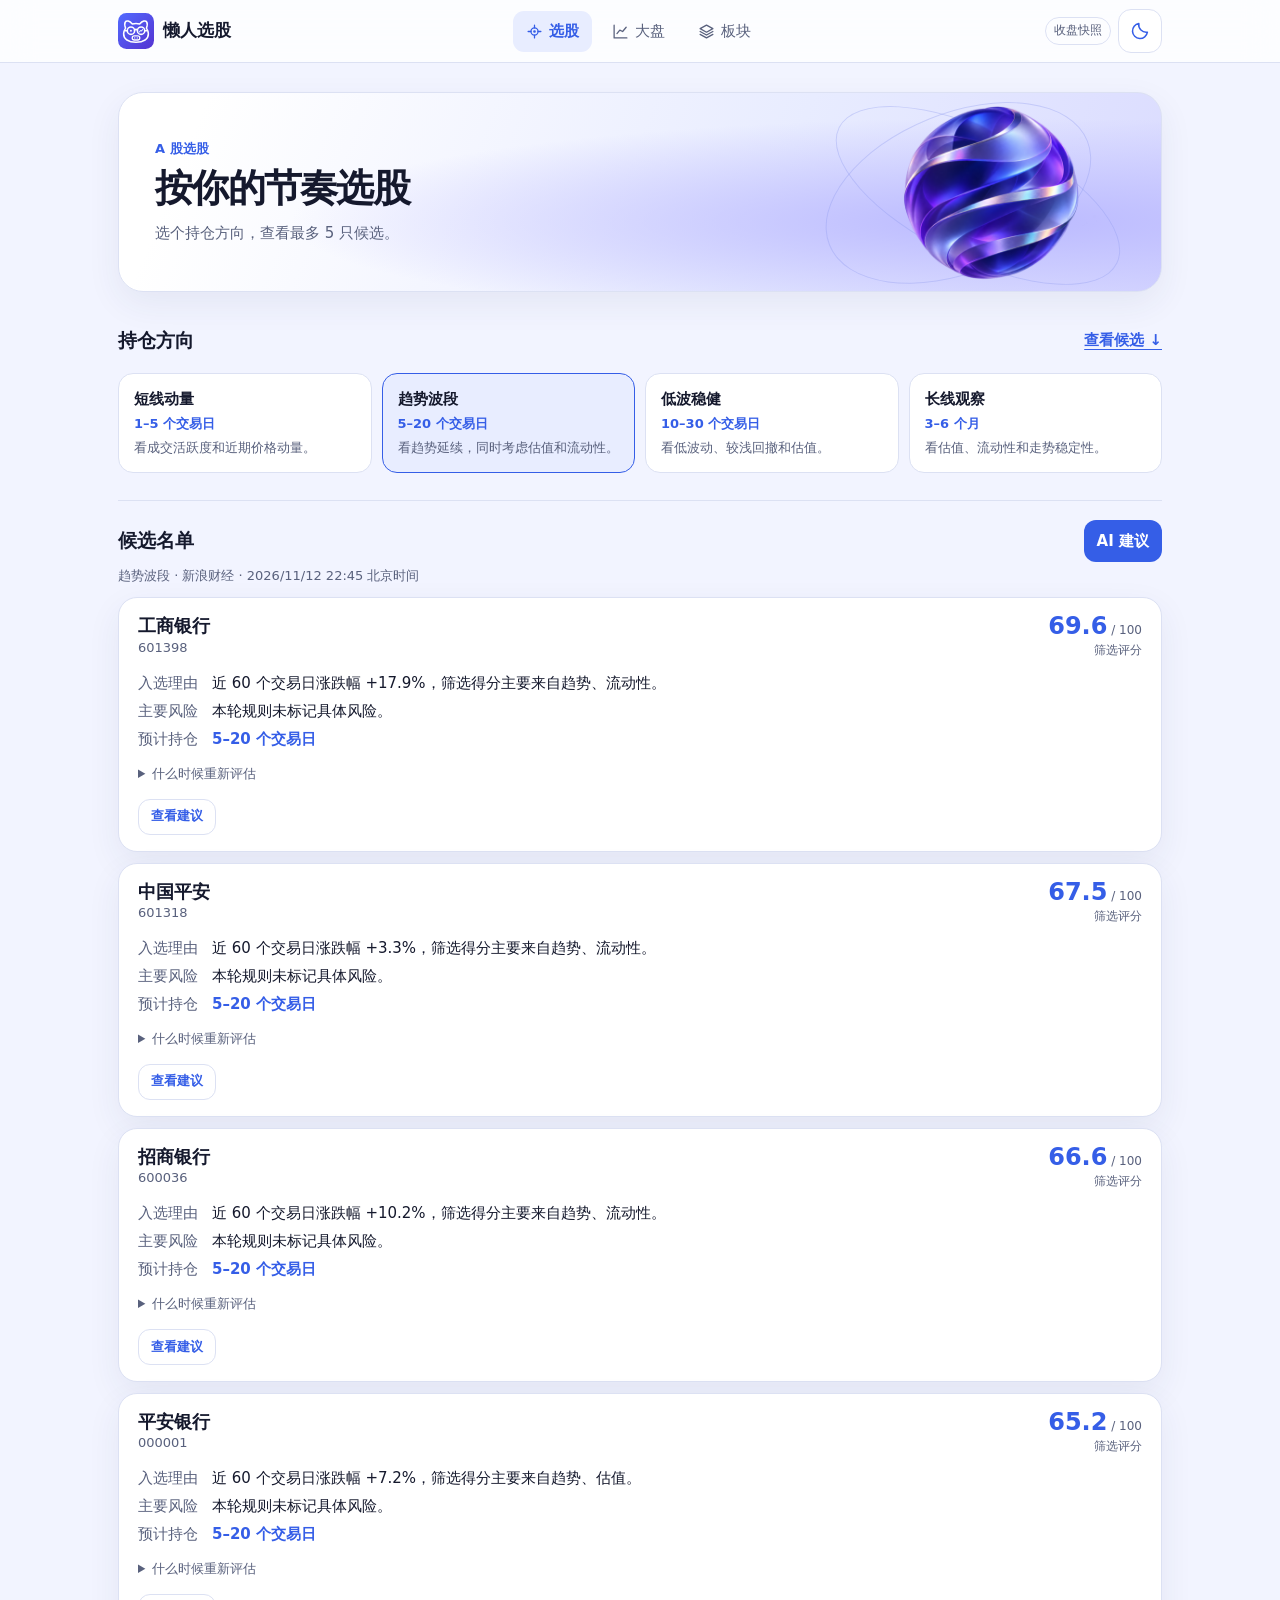
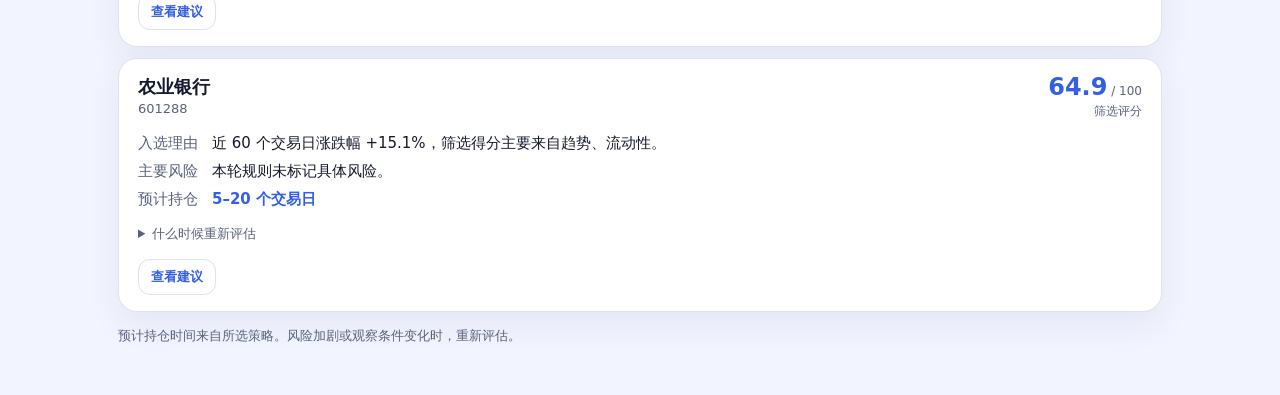
<file: index.html>
<!doctype html>
<html lang="zh-CN" data-mode="snapshot">
  <head>
    <meta charset="utf-8">
    <meta name="viewport" content="width=device-width, initial-scale=1, viewport-fit=cover">
    <meta name="theme-color" content="#f2f4ff">
    <link rel="icon" href="./assets/brand-mark.png" type="image/png">
    <title>懒人选股</title>
    <script src="./assets/theme.js"></script>
    <link rel="stylesheet" href="./assets/style.css">
    <link rel="stylesheet" href="./assets/assistant.css">
    <script type="module" src="./assets/main.js"></script>
  </head>
  <body>
    <header class="site-header" data-page="picker"></header>
    <main class="workspace" id="main-content">
      <section class="picker-hero" aria-labelledby="picker-title">
        <div class="hero-content">
          <p class="hero-scope">A 股选股</p>
          <h1 id="picker-title">按你的节奏选股</h1>
          <p>选个持仓方向，查看最多 5 只候选。</p>
        </div>
        <div class="hero-art" aria-hidden="true"></div>
      </section>

      <section class="directions" aria-labelledby="direction-title">
        <div class="section-heading">
          <h2 id="direction-title">持仓方向</h2>
          <button id="start" class="start" type="button" disabled>筛选候选</button>
          <a class="jump-results" href="#results">查看候选 ↓</a>
        </div>
        <div id="options" class="options" role="group" aria-labelledby="direction-title"></div>
      </section>

      <section class="results" id="results" aria-labelledby="result-title">
        <div class="section-heading result-heading">
          <h2 id="result-title" tabindex="-1">候选名单</h2>
          <button id="open-assistant" class="assistant-trigger advice-trigger" type="button" aria-haspopup="dialog">AI 建议</button>
        </div>
        <p id="result-meta"></p>
        <p id="status" class="status" role="status">正在加载选股方向…</p>
        <ol id="candidates" class="candidates" aria-label="候选股票"></ol>
        <p id="holding-note" class="holding-note" hidden>预计持仓时间来自所选策略。风险加剧或观察条件变化时，重新评估。</p>
      </section>
    </main>

    <dialog id="assistant" aria-labelledby="assistant-title">
      <header class="assistant-header">
        <div>
          <h2 id="assistant-title" tabindex="-1">AI 建议</h2>
          <p id="assistant-context"></p>
        </div>
        <button id="close-assistant" class="assistant-trigger" type="button">关闭</button>
      </header>
      <div class="assistant-views" role="group" aria-label="查看方式">
        <button type="button" data-assistant-view="advice" aria-pressed="true">建议</button>
        <button type="button" data-assistant-view="qa" aria-pressed="false">问答</button>
      </div>
      <div class="assistant-body">
        <div id="advice-panel">
          <p id="advice-empty" class="status" hidden></p>
          <div id="advice-content" hidden>
            <div class="advice-stock-picker">
              <label for="advice-stock">候选股票</label>
              <select id="advice-stock"></select>
            </div>
            <div class="advice-summary">
              <div class="advice-summary-heading"><h3 id="advice-stance"></h3><span id="advice-origin"></span></div>
              <p id="advice-summary"></p>
            </div>
            <dl class="advice-facts">
              <div><dt>空仓时</dt><dd id="advice-unheld"></dd></div>
              <div><dt>持有时</dt><dd id="advice-held"></dd></div>
              <div><dt>主要风险</dt><dd id="advice-risk"></dd></div>
              <div><dt>预计持仓</dt><dd id="advice-holding"></dd></div>
              <div><dt>复查条件</dt><dd id="advice-review"></dd></div>
            </dl>
            <details id="advice-technical">
              <summary>关键价位与量价</summary>
              <dl id="advice-levels" class="advice-levels"></dl>
              <p id="advice-bar-source" class="advice-data-note"></p>
            </details>
            <p class="advice-data-note">建议依据行情和技术指标整理。新闻、公告、筹码与主力资金暂未纳入。</p>
          </div>
        </div>
        <div id="assistant-qa" hidden>
          <div class="assistant-suggestions" aria-label="常见问题">
            <button id="assistant-stock-question" type="button">这只为什么入选？</button>
            <button type="button">为什么分数偏低？</button>
            <button type="button">评分怎么算？</button>
            <button type="button">候选适合观察多久？</button>
          </div>
          <div id="assistant-reply" role="status" aria-live="polite" aria-atomic="true">
            <p id="assistant-asked"></p>
            <p id="assistant-answer">可以问候选为什么入选、分数怎么来的，或什么时候重新评估。</p>
            <p id="assistant-source"></p>
          </div>
        </div>
      </div>
      <form id="assistant-form" class="assistant-form" hidden>
        <label for="assistant-question">你的问题</label>
        <div class="assistant-compose">
          <input id="assistant-question" type="text" required maxlength="320" placeholder="例如：这轮有没有 80 分以上的？" autocomplete="off">
          <button id="assistant-send" class="start" type="submit">发送</button>
        </div>
        <p id="assistant-mode">正在读取问答规则…</p>
      </form>
    </dialog>

    <template id="direction-template">
      <button type="button" class="direction" aria-pressed="false">
        <span class="direction-title"></span>
        <span class="direction-holding"></span>
        <span class="direction-description"></span>
      </button>
    </template>
    <template id="candidate-template">
      <li class="candidate">
        <article>
          <div class="candidate-heading">
            <div>
              <h3 class="stock-name"></h3>
              <p class="stock-code"></p>
            </div>
            <div class="score">
              <span class="score-value"></span><span class="score-scale"> / 100</span>
              <span class="score-label">筛选评分</span>
            </div>
          </div>
          <dl>
            <div><dt>入选理由</dt><dd class="reason"></dd></div>
            <div><dt>主要风险</dt><dd class="risk"></dd></div>
            <div><dt>预计持仓</dt><dd class="holding"></dd></div>
          </dl>
          <details>
            <summary>什么时候重新评估</summary>
            <p class="review"></p>
          </details>
          <button class="ask-stock assistant-trigger" type="button" aria-haspopup="dialog">查看建议</button>
        </article>
      </li>
    </template>
  </body>
</html>
</file>
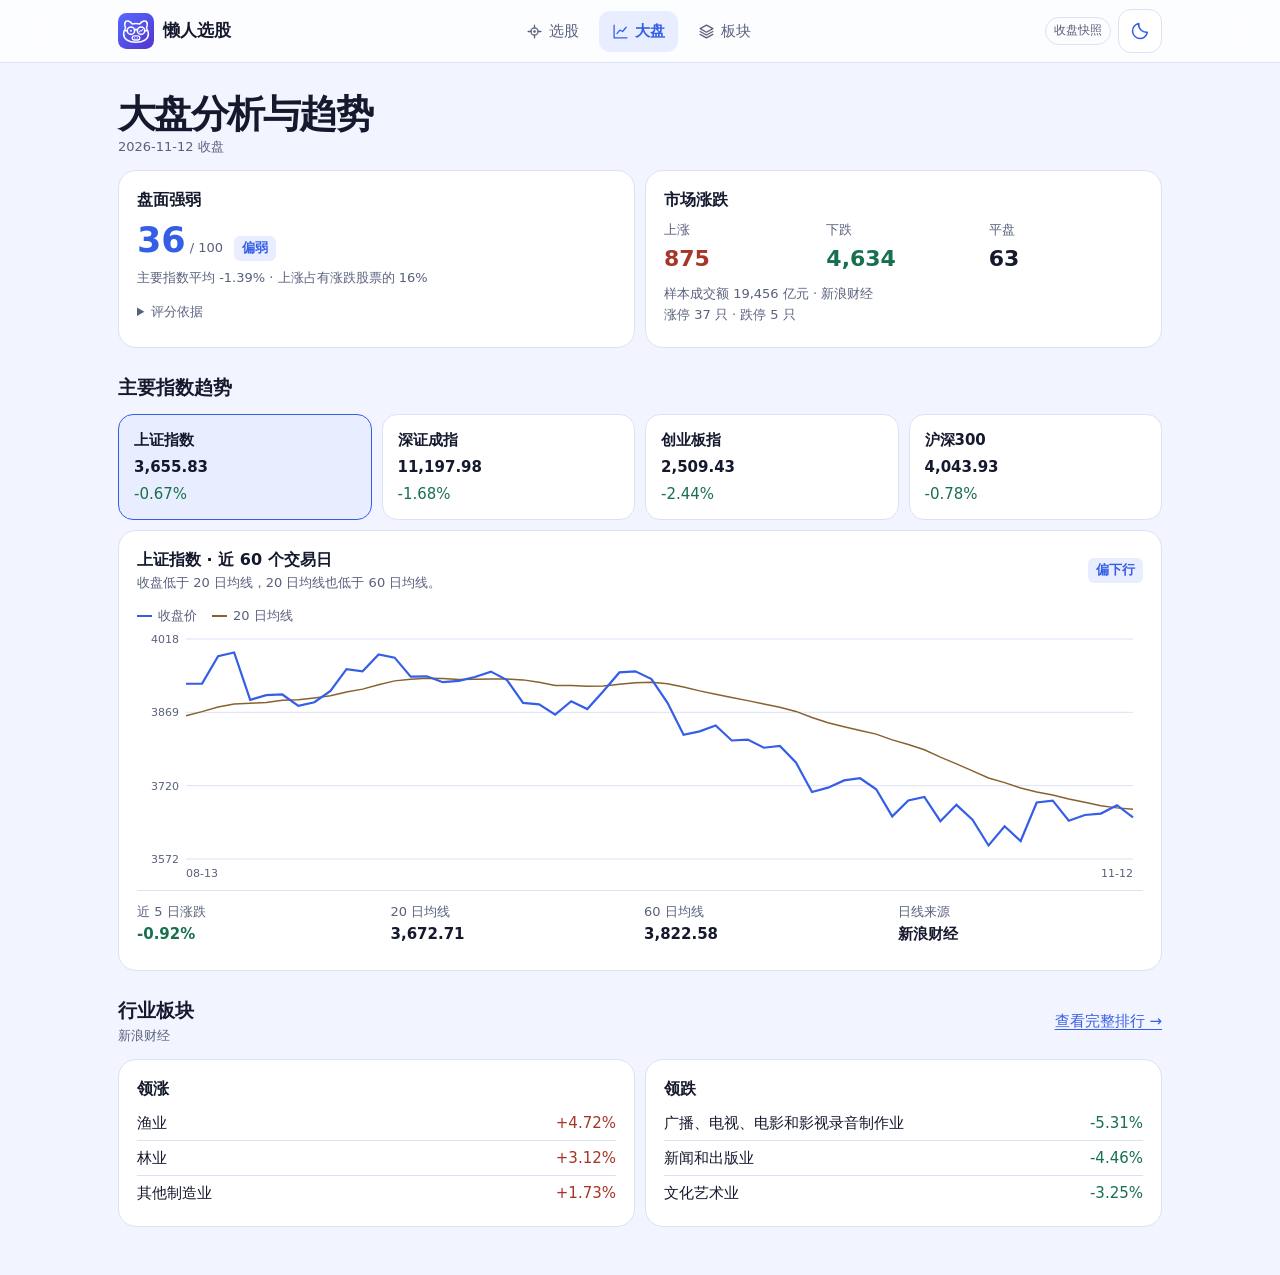
<file: market.html>
<!doctype html>
<html lang="zh-CN" data-mode="snapshot">
  <head>
    <meta charset="utf-8">
    <meta name="viewport" content="width=device-width, initial-scale=1, viewport-fit=cover">
    <meta name="theme-color" content="#f2f4ff">
    <link rel="icon" href="./assets/brand-mark.png" type="image/png">
    <title>大盘分析与趋势 · 懒人选股</title>
    <script src="./assets/theme.js"></script>
    <link rel="stylesheet" href="./assets/style.css">
    <link rel="stylesheet" href="./assets/market.css">
    <script type="module" src="./assets/market.js"></script>
  </head>
  <body>
    <header class="site-header" data-page="market"></header>
    <main class="workspace market-workspace" id="main-content">

      <section class="market-section" aria-labelledby="market-title">
        <div class="section-heading">
          <div><h1 id="market-title">大盘分析与趋势</h1><p id="trade-date" class="market-muted"></p></div>
          <button id="refresh-market" class="start" type="button">更新数据</button>
        </div>
        <p id="market-status" class="status" role="status">正在读取收盘行情…</p>
        <div id="market-report" hidden>
          <div class="market-overview">
            <article class="market-card" aria-labelledby="temperature-title">
              <h3 id="temperature-title">盘面强弱</h3>
              <p class="market-score"><span id="temperature-score"></span><span class="market-muted"> / 100</span><strong id="temperature-label"></strong></p>
              <p id="temperature-reason" class="market-muted"></p>
              <details>
                <summary>评分依据</summary>
                <p>上涨家数占比权重为 45%，主要指数平均涨跌为 35%，涨跌停对比为 20%。缺失维度以中性值 50 计。</p>
              </details>
            </article>
            <article class="market-card" aria-labelledby="breadth-title">
              <h3 id="breadth-title">市场涨跌</h3>
              <dl id="breadth-counts" class="breadth-counts">
                <div><dt>上涨</dt><dd id="up-count" class="rise"></dd></div>
                <div><dt>下跌</dt><dd id="down-count" class="fall"></dd></div>
                <div><dt>平盘</dt><dd id="flat-count"></dd></div>
              </dl>
              <p id="breadth-detail" class="market-muted"></p>
              <p id="limit-detail" class="market-muted"></p>
            </article>
          </div>

          <section class="market-section" aria-labelledby="trend-title">
            <div class="section-heading">
              <h2 id="trend-title">主要指数趋势</h2>
              <p id="missing-indices" class="market-muted" hidden></p>
            </div>
            <div id="index-options" class="options" role="group" aria-labelledby="trend-title"></div>
            <article class="market-card trend-card">
              <div class="section-heading">
                <div><h3 id="chart-title"></h3><p id="trend-detail" class="market-muted"></p></div>
                <span id="trend-label" class="trend-label"></span>
              </div>
              <div class="chart-key">
                <span><i class="close-key"></i>收盘价</span>
                <span><i class="average-key"></i>20 日均线</span>
              </div>
              <canvas id="trend-chart" role="img"></canvas>
              <dl class="trend-stats">
                <div><dt>近 5 日涨跌</dt><dd id="change-5d"></dd></div>
                <div><dt>20 日均线</dt><dd id="ma20"></dd></div>
                <div><dt>60 日均线</dt><dd id="ma60"></dd></div>
                <div><dt>日线来源</dt><dd id="index-source"></dd></div>
              </dl>
            </article>
          </section>

          <section class="market-section" aria-labelledby="sector-title">
            <div class="section-heading">
              <div><h2 id="sector-title">行业板块</h2><p id="sector-source" class="market-muted"></p></div>
              <a class="sector-link" href="./sectors.html">查看完整排行 →</a>
            </div>
            <div class="market-overview">
              <article class="market-card"><h3>领涨</h3><ul id="leaders" class="sector-list"></ul></article>
              <article class="market-card"><h3>领跌</h3><ul id="laggards" class="sector-list"></ul></article>
            </div>
          </section>
        </div>
      </section>
    </main>
    <template id="index-template">
      <button class="direction" type="button" aria-pressed="false">
        <span class="direction-title"></span>
        <span class="index-close"></span>
        <span class="index-change"></span>
      </button>
    </template>
  </body>
</html>
</file>
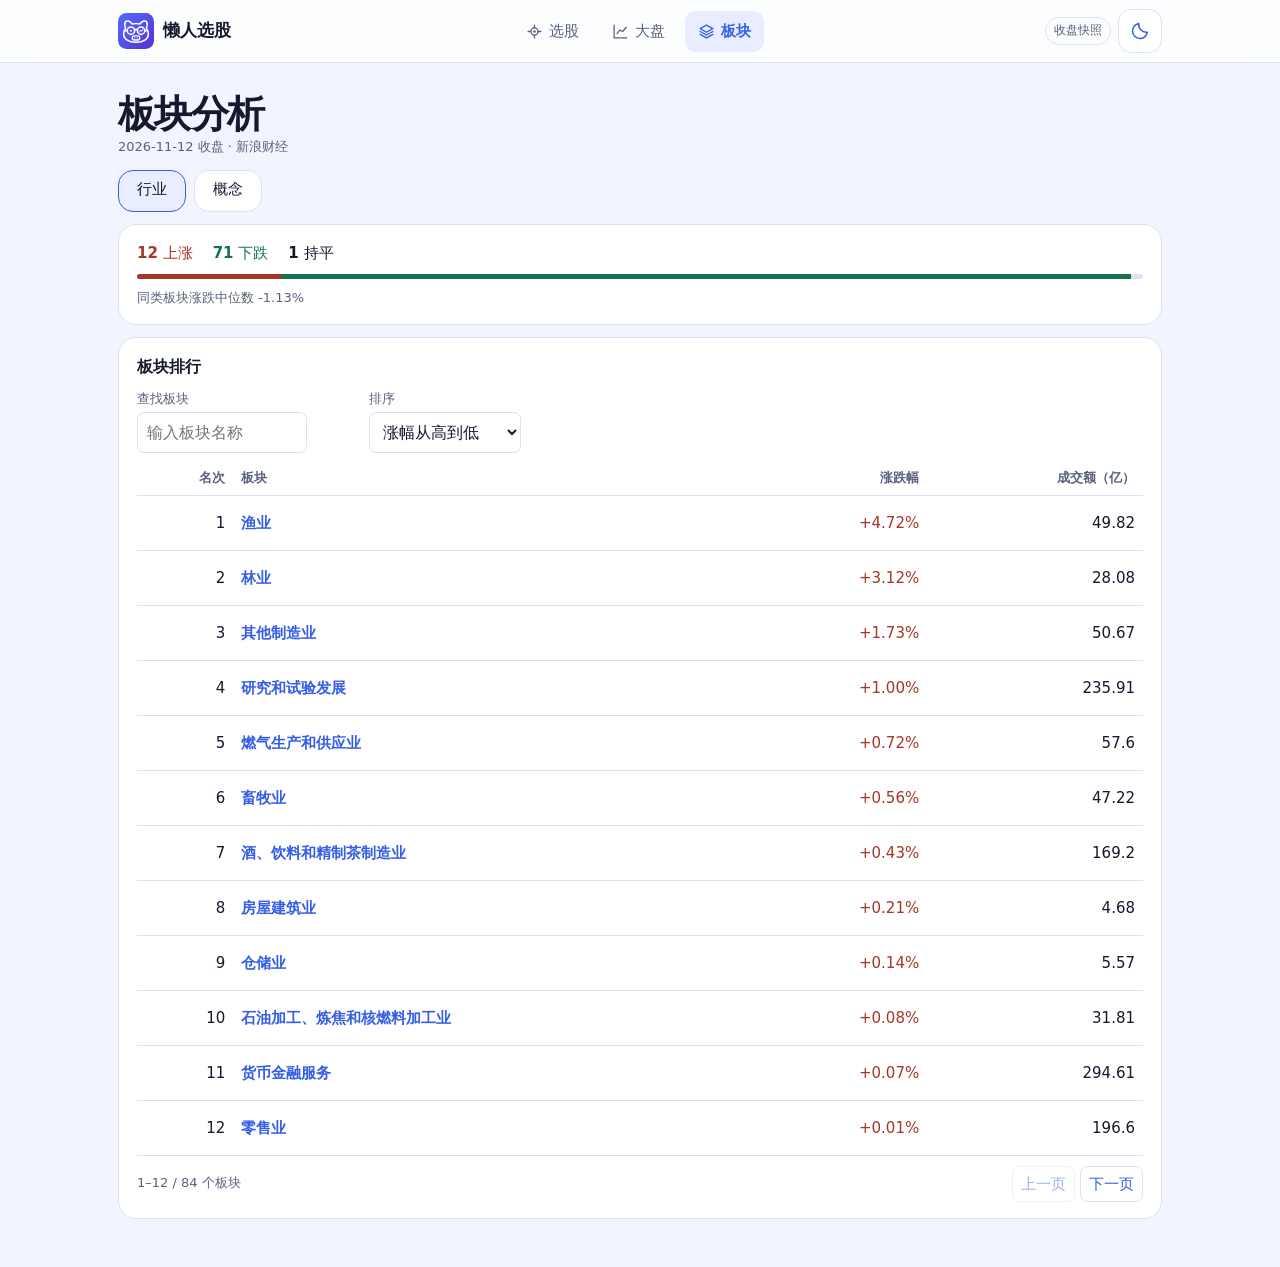
<file: sectors.html>
<!doctype html>
<html lang="zh-CN" data-mode="snapshot">
  <head>
    <meta charset="utf-8">
    <meta name="viewport" content="width=device-width, initial-scale=1, viewport-fit=cover">
    <meta name="theme-color" content="#f2f4ff">
    <link rel="icon" href="./assets/brand-mark.png" type="image/png">
    <title>板块分析 · 懒人选股</title>
    <script src="./assets/theme.js"></script>
    <link rel="stylesheet" href="./assets/style.css">
    <link rel="stylesheet" href="./assets/market.css">
    <link rel="stylesheet" href="./assets/sectors.css">
    <script type="module" src="./assets/sectors.js"></script>
  </head>
  <body>
    <header class="site-header" data-page="sectors"></header>
    <main class="workspace market-workspace" id="main-content">

      <section class="market-section" aria-labelledby="sector-title">
        <div class="section-heading">
          <div><h1 id="sector-title">板块分析</h1><p id="sector-meta" class="market-muted"></p></div>
          <button id="refresh-sectors" class="start" type="button" disabled>更新数据</button>
        </div>
        <div id="sector-kinds" class="sector-kinds" role="group" aria-label="板块类型">
          <button class="direction" type="button" data-category="industry" aria-pressed="true">行业</button>
          <button class="direction" type="button" data-category="concept" aria-pressed="false">概念</button>
        </div>
        <p id="sector-status" class="status" role="status">正在读取板块收盘数据…</p>
        <div id="sector-report" hidden>
          <div class="market-card sector-overview">
            <div class="sector-breadth">
              <span class="rise"><strong id="sectors-up"></strong> 上涨</span>
              <span class="fall"><strong id="sectors-down"></strong> 下跌</span>
              <span><strong id="sectors-flat"></strong> 持平</span>
            </div>
            <div id="sector-bar" class="sector-bar" aria-hidden="true"><span></span><span></span><span></span></div>
            <p id="sector-summary" class="market-muted"></p>
          </div>

          <div id="sector-layout" class="sector-layout">
            <section class="market-card sector-ranking" aria-labelledby="rank-title">
              <h3 id="rank-title">板块排行</h3>
              <div class="sector-controls">
                <label>查找板块<input id="sector-search" type="search" placeholder="输入板块名称" autocomplete="off"></label>
                <label>排序<select id="sector-sort">
                  <option value="gainers">涨幅从高到低</option>
                  <option value="losers">跌幅从大到小</option>
                  <option value="amount">成交额从高到低</option>
                </select></label>
              </div>
              <table>
                <thead><tr>
                  <th scope="col">名次</th><th scope="col">板块</th><th scope="col">涨跌幅</th><th scope="col">成交额（亿）</th>
                </tr></thead>
                <tbody id="sector-rows"></tbody>
              </table>
              <div class="sector-pagination">
                <p id="sector-range" class="market-muted" role="status"></p>
                <div>
                  <button type="button" id="sector-previous">上一页</button>
                  <button type="button" id="sector-next">下一页</button>
                </div>
              </div>
            </section>
            <dialog id="sector-detail" class="market-card sector-detail" aria-labelledby="detail-title">
              <div class="section-heading">
                <h3 id="detail-title" tabindex="-1"></h3>
                <button id="close-detail" type="button">关闭</button>
              </div>
              <p id="detail-relative"></p>
              <dl class="sector-facts">
                <div><dt>当日涨跌</dt><dd id="detail-change"></dd></div>
                <div><dt>成交额</dt><dd id="detail-amount"></dd></div>
                <div><dt>成分股数</dt><dd id="detail-count"></dd></div>
                <div><dt>行情领涨股</dt><dd id="detail-leader"></dd></div>
              </dl>
              <p id="member-status" class="market-muted" role="status"></p>
              <div id="member-report" hidden>
                <h4>成分股涨跌</h4>
                <p id="member-breadth"></p>
                <h4>涨幅靠前</h4><ul id="member-leaders" class="sector-list"></ul>
                <h4>跌幅靠前</h4><ul id="member-laggards" class="sector-list"></ul>
              </div>
            </dialog>
          </div>
        </div>
      </section>
    </main>
    <template id="sector-row">
      <tr><td class="sector-rank"></td><td><button class="sector-name" type="button"></button></td><td class="sector-change"></td><td class="sector-amount"></td></tr>
    </template>
  </body>
</html>
</file>
<file: assets/style.css>
:root {
  color-scheme: light;
  --page: #f2f4ff;
  --surface: #fff;
  --ink: #15192d;
  --muted: #59617d;
  --line: #dce1f3;
  --green: #355ee7;
  --on-green: #fff;
  --selected: #e8edff;
  --wash: #edf0fb;
  --danger: #a52c36;
  --nav-bg: rgba(253, 253, 255, .93);
  --shadow: 0 12px 34px #26326812;
  --safe-top: env(safe-area-inset-top, 0px);
  --safe-bottom: env(safe-area-inset-bottom, 0px);
  font: 15px/1.6 "Inter", "PingFang SC", "Microsoft YaHei", system-ui, sans-serif;
  color: var(--ink);
  background: var(--page);
  scroll-padding-top: calc(75px + var(--safe-top));
}

:root[data-theme="dark"] {
  color-scheme: dark;
  --page: #0e1120;
  --surface: #191e31;
  --ink: #f0f2ff;
  --muted: #b2bbd6;
  --line: #303951;
  --green: #a3b7ff;
  --on-green: #101839;
  --selected: #272f52;
  --wash: #20263c;
  --danger: #ffacb4;
  --nav-bg: rgba(22, 27, 47, .96);
  --shadow: 0 14px 38px #03040d54;
}

* { box-sizing: border-box; }
body { margin: 0; min-height: 100vh; }
button, input, select { font: inherit; }
button:not(:disabled), summary { cursor: pointer; }
button:focus-visible, summary:focus-visible, a:focus-visible {
  outline: 2px solid var(--green);
  outline-offset: 3px;
}
h1, h2, h3, p, ol, dl, dd { margin: 0; }
[hidden] { display: none !important; }
.site-header {
  position: sticky;
  z-index: 5;
  top: 0;
  min-height: calc(62px + var(--safe-top));
  padding-top: var(--safe-top);
  background: var(--nav-bg);
  border-bottom: 1px solid var(--line);
  backdrop-filter: blur(16px);
}
.header-inner {
  display: flex;
  min-height: 62px;
  max-width: 1100px;
  align-items: center;
  justify-content: space-between;
  gap: 12px;
  margin-inline: auto;
  padding-inline: 28px;
}
.brand {
  display: inline-flex;
  gap: 9px;
  align-items: center;
  color: var(--ink);
  text-decoration: none;
  font-size: 17px;
  font-weight: 730;
  white-space: nowrap;
}
.brand-mark {
  display: block;
  flex: none;
}
.desktop-nav, .header-tools { display: flex; align-items: center; gap: 7px; }
.desktop-nav a, .mobile-nav a {
  display: flex;
  align-items: center;
  justify-content: center;
  color: var(--muted);
  text-decoration: none;
  min-width: 0;
}
.desktop-nav a { min-height: 41px; gap: 6px; padding: 5px 13px; border-radius: 11px; }
.nav-icon { display: grid; place-items: center; }
.desktop-nav .nav-icon svg { width: 17px; height: 17px; }
.desktop-nav a[aria-current="page"], .mobile-nav a[aria-current="page"] {
  background: var(--selected);
  color: var(--green);
  font-weight: 670;
}
.source-pill {
  color: var(--muted);
  border: 1px solid var(--line);
  border-radius: 20px;
  padding: 3px 8px;
  font-size: 12px;
  white-space: nowrap;
}
.theme-button {
  display: grid;
  place-items: center;
  width: 44px;
  height: 44px;
  border: 1px solid var(--line);
  border-radius: 13px;
  background: var(--surface);
  color: var(--green);
}
.theme-button svg { width: 20px; height: 20px; }
.mobile-nav { display: none; }

.workspace {
  width: min(100%, 1100px);
  margin: 0 auto;
  padding: 29px 28px 48px;
}
.workspace h1 { font-size: clamp(26px, 4vw, 38px); font-weight: 740; letter-spacing: -.045em; line-height: 1.18; }
h2 { font-size: 19px; font-weight: 700; }

.picker-hero {
  min-height: 200px;
  display: flex;
  position: relative;
  isolation: isolate;
  align-items: center;
  overflow: hidden;
  border-radius: 25px;
  padding: 25px 36px;
  background: radial-gradient(ellipse at 85% 65%, #bbbaff 0, transparent 57%), linear-gradient(112deg, #fff 8%, #e8ecff 62%, #dadbff);
  border: 1px solid var(--line);
  box-shadow: var(--shadow);
}
[data-theme="dark"] .picker-hero {
  background: radial-gradient(ellipse at 86% 58%, #32316d 0, transparent 55%), linear-gradient(108deg, #1a1e34 18%, #202748 68%, #232347);
}
.hero-content { position: relative; z-index: 1; }
.hero-content > p:last-child { margin-top: 10px; color: var(--muted); }
.hero-scope { color: var(--green); margin-bottom: 7px; font-size: 13px; font-weight: 660; }
.hero-art {
  position: absolute;
  inset: 0 0 0 auto;
  width: min(42%, 395px);
  pointer-events: none;
  background-image: url('./hero-orb.png');
  background-position: right 21% center;
  background-size: contain;
  background-repeat: no-repeat;
}
.hero-art::before, .hero-art::after {
  content: '';
  position: absolute;
  z-index: -1;
  right: 16%;
  top: 10%;
  width: 70%;
  height: 80%;
  border: 1px solid #8995ed55;
  border-radius: 50%;
  transform: rotate(-22deg);
}
.hero-art::after { inset: 19% 7% auto auto; height: 64%; width: 78%; transform: rotate(26deg); }

.directions, .results { margin-top: 27px; }
.section-heading {
  display: flex;
  justify-content: space-between;
  align-items: center;
  flex-wrap: wrap;
  gap: 8px 16px;
  margin-bottom: 12px;
}
.start {
  min-height: 45px;
  padding: 8px 18px;
  border: 0;
  border-radius: 13px;
  background: #355ee7;
  color: #fff;
  font-weight: 690;
  box-shadow: 0 6px 15px #355ee733;
}
.start:disabled { opacity: .62; }
.jump-results { display: none; }
[data-mode="snapshot"] .jump-results {
  display: inline-flex;
  align-items: center;
  min-height: 42px;
  color: var(--green);
  font-weight: 650;
  text-underline-offset: 4px;
}
.options { display: grid; grid-template-columns: repeat(4, minmax(0, 1fr)); gap: 10px; }
.direction {
  display: grid;
  align-content: start;
  justify-items: start;
  gap: 3px;
  padding: 13px 15px;
  text-align: left;
  color: var(--ink);
  background: var(--surface);
  border: 1px solid var(--line);
  border-radius: 15px;
}
.direction-title { font-weight: 700; }
.direction-holding { font-size: 13px; font-weight: 640; color: var(--green); }
.direction-description { font-size: 13px; color: var(--muted); }
.direction[aria-pressed="true"] { background: var(--selected); border-color: var(--green); }
.direction:not(:disabled):hover { border-color: var(--green); }

.results { border-top: 1px solid var(--line); padding-top: 19px; }
.result-heading { align-items: baseline; }
#result-meta, .holding-note { color: var(--muted); font-size: 13px; }
.status { color: var(--muted); }
.status:empty { display: none; }
.status[data-error] { color: var(--danger); }
.candidates { display: grid; gap: 11px; list-style: none; padding: 0; }
.status:not(:empty) + .candidates:not(:empty) { margin-top: 10px; }
.candidate {
  border: 1px solid var(--line);
  border-radius: 19px;
  background: var(--surface);
  padding: 16px 19px;
  box-shadow: var(--shadow);
}
.candidate-heading { display: flex; align-items: flex-start; justify-content: space-between; gap: 10px; margin-bottom: 10px; }
.stock-name { font-size: 18px; line-height: 1.3; }
.stock-code { font-size: 13px; color: var(--muted); font-variant-numeric: tabular-nums; }
.score { text-align: right; white-space: nowrap; color: var(--green); font-variant-numeric: tabular-nums; }
.score-value { font-size: 24px; font-weight: 740; line-height: 1; }
.score-scale, .score-label { color: var(--muted); font-size: 12px; }
.score-label { display: block; }
.candidate dl { display: grid; gap: 4px; }
.candidate dl div { display: grid; grid-template-columns: 66px minmax(0, 1fr); gap: 8px; }
.candidate dt { color: var(--muted); }
.candidate dd { overflow-wrap: anywhere; }
.holding { color: var(--green); font-weight: 640; }
details { margin-top: 8px; color: var(--muted); font-size: 13px; }
summary { display: list-item; min-height: 34px; padding: 5px 0; }
details p { padding-inline-start: 14px; }
.holding-note { margin-top: 14px; }

@media (max-width: 720px) {
  :root { scroll-padding-bottom: calc(92px + var(--safe-bottom)); }
  .header-inner { padding-inline: max(15px, env(safe-area-inset-left, 0px)) max(15px, env(safe-area-inset-right, 0px)); }
  .desktop-nav { display: none; }
  .mobile-nav {
    display: grid;
    grid-template-columns: repeat(3, minmax(0, 1fr));
    position: fixed;
    z-index: 6;
    inset: auto max(13px, env(safe-area-inset-right, 0px)) calc(9px + var(--safe-bottom)) max(13px, env(safe-area-inset-left, 0px));
    min-height: 61px;
    padding: 4px;
    background: var(--nav-bg);
    border: 1px solid var(--line);
    border-radius: 20px;
    box-shadow: var(--shadow);
    backdrop-filter: blur(18px);
  }
  .mobile-nav a { min-height: 52px; flex-direction: column; gap: 1px; border-radius: 15px; font-size: 12px; }
  .mobile-nav svg { width: 20px; height: 20px; }
  .keyboard-open .mobile-nav { visibility: hidden; pointer-events: none; }
  .workspace {
    padding: 17px max(15px, env(safe-area-inset-right, 0px)) calc(95px + var(--safe-bottom)) max(15px, env(safe-area-inset-left, 0px));
  }
  .picker-hero { min-height: 139px; padding: 16px 20px; border-radius: 21px; }
  .hero-content { max-width: 71%; }
  .hero-content > p:last-child { font-size: 13px; margin-top: 6px; }
  .hero-art { width: 44%; background-position: right -10px center; }
  .directions, .results { margin-top: 19px; }
  .options { grid-template-columns: repeat(2, minmax(0, 1fr)); }
  .direction { padding-block: 10px; }
}
@media (max-width: 380px) {
  .direction, .candidate { padding-inline: 11px; }
  .candidate dl div { grid-template-columns: 60px minmax(0, 1fr); gap: 5px; }
  .picker-hero { padding-inline: 15px; }
}
@media (prefers-reduced-motion: reduce) {
  *, *::before, *::after { scroll-behavior: auto !important; }
}
</file>
<file: assets/assistant.css>
.assistant-trigger, .assistant-suggestions button {
  min-height: 42px;
  padding: 5px 12px;
  border: 1px solid var(--line);
  border-radius: 12px;
  color: var(--green);
  background: var(--surface);
  font-weight: 650;
}
.assistant-trigger:hover, .assistant-suggestions button:hover { border-color: var(--green); }
.assistant-trigger:disabled, .assistant-suggestions button:disabled { opacity: .55; }
.advice-trigger { border-color: transparent; color: var(--on-green); background: var(--green); }
.ask-stock { min-height: 36px; margin-top: 6px; font-size: 13px; }
.result-heading { align-items: center; margin-bottom: 4px; }
#result-meta:not(:empty) { margin-bottom: 11px; }
#assistant {
  width: min(580px, calc(100% - 30px));
  max-width: none;
  max-height: min(720px, calc(100dvh - 32px));
  padding: 0;
  border: 1px solid var(--line);
  border-radius: 22px;
  color: var(--ink);
  background: var(--surface);
  box-shadow: var(--shadow);
  overflow: hidden;
}
#assistant[open] { display: flex; flex-direction: column; }
#assistant::backdrop { background: rgb(9 10 23 / .64); }
body:has(#assistant:modal) { overflow: hidden; }
.assistant-header, .assistant-body, .assistant-form { padding: 14px 18px; }
.assistant-header {
  display: flex;
  justify-content: space-between;
  align-items: flex-start;
  gap: 10px;
  border-bottom: 1px solid var(--line);
}
.assistant-header > button { flex: none; white-space: nowrap; }
.assistant-views { display: flex; gap: 4px; padding: 7px 18px 0; }
.assistant-views button {
  min-height: 40px;
  padding: 4px 16px;
  border: 0;
  border-radius: 10px;
  color: var(--muted);
  background: transparent;
}
.assistant-views button[aria-pressed="true"] { color: var(--green); background: var(--selected); font-weight: 650; }
.advice-stock-picker { display: grid; grid-template-columns: auto minmax(0, 1fr); align-items: center; gap: 10px; margin-bottom: 10px; }
.advice-stock-picker label { color: var(--muted); font-size: 13px; }
.advice-stock-picker select {
  min-height: 42px;
  min-width: 0;
  padding: 5px 8px;
  border: 1px solid var(--line);
  border-radius: 10px;
  background: var(--surface);
  color: var(--ink);
  font-size: 16px;
}
.advice-summary { padding: 12px 14px; border-radius: 14px; background: var(--selected); }
.advice-summary-heading { display: flex; flex-wrap: wrap; align-items: baseline; gap: 2px 10px; margin-bottom: 4px; }
#advice-stance { color: var(--green); font-size: 18px; }
#advice-origin, .advice-data-note { color: var(--muted); font-size: 12px; }
.advice-facts { margin-top: 12px; }
.advice-facts > div { display: grid; grid-template-columns: 64px minmax(0, 1fr); gap: 8px; padding: 6px 0; }
.advice-facts dt, .advice-levels dt { color: var(--muted); font-size: 13px; }
.advice-facts dd { overflow-wrap: anywhere; }
.advice-levels { display: grid; grid-template-columns: repeat(2, minmax(0, 1fr)); gap: 6px; margin: 2px 0 6px; }
.advice-levels > div { padding: 6px 8px; border-radius: 8px; background: var(--wash); }
.advice-levels dd { font-weight: 650; color: var(--ink); font-variant-numeric: tabular-nums; }
.advice-data-note { margin-top: 8px; }
#assistant-context, #assistant-mode, #assistant-source { color: var(--muted); font-size: 13px; }
.assistant-body { min-height: 0; overflow-y: auto; overscroll-behavior: contain; }
.assistant-suggestions { display: flex; flex-wrap: wrap; gap: 6px; margin-bottom: 10px; }
.assistant-suggestions button { min-height: 38px; font-size: 13px; background: var(--selected); }
#assistant-reply { border-radius: 13px; padding: 12px 14px; background: var(--wash); overflow-wrap: anywhere; }
#assistant-asked { color: var(--green); font-weight: 680; }
#assistant-asked:not(:empty) { margin-bottom: 6px; }
#assistant-answer { white-space: pre-wrap; }
#assistant-source:not(:empty) { margin-top: 6px; }
.assistant-form { border-top: 1px solid var(--line); }
.assistant-form label { display: block; font-size: 13px; margin-bottom: 4px; }
.assistant-compose { display: flex; gap: 8px; }
.assistant-compose input {
  flex: 1;
  min-width: 0;
  border: 1px solid var(--line);
  border-radius: 12px;
  padding: 7px 10px;
  color: var(--ink);
  background: var(--surface);
  font-size: 16px;
}
#assistant-mode { margin-top: 5px; }
@media (max-width: 720px) {
  #assistant {
    position: fixed;
    inset: auto 0 var(--assistant-keyboard, 0px);
    margin: 0;
    width: 100%;
    max-height: calc(var(--assistant-viewport, 100dvh) - 8px - var(--safe-top));
    border-radius: 22px 22px 0 0;
  }
  .assistant-form { padding-bottom: calc(14px + var(--safe-bottom)); }
}
</file>
<file: assets/market.css>
.market-workspace {
  --rise: #a73628;
  --fall: #18704e;
  --average: #87612e;
}
[data-theme="dark"] .market-workspace {
  --rise: #ffab9d;
  --fall: #96dbaf;
  --average: #e2bb7b;
}
.market-section { margin-top: 24px; }
.market-workspace > .market-section { margin-top: 0; }
.market-muted { color: var(--muted); font-size: 13px; }
.market-overview {
  display: grid;
  grid-template-columns: repeat(2, minmax(0, 1fr));
  gap: 10px;
}
.market-card {
  padding: 16px 18px;
  background: var(--surface);
  border: 1px solid var(--line);
  border-radius: 18px;
  min-width: 0;
}
.market-card h3 { font-size: 16px; }
.market-score {
  display: flex;
  flex-wrap: wrap;
  align-items: baseline;
  gap: 4px;
  font-variant-numeric: tabular-nums;
}
#temperature-score { color: var(--green); font-size: 35px; font-weight: 710; }
#temperature-label, .trend-label {
  margin-inline-start: 7px;
  padding: 2px 8px;
  color: var(--green);
  background: var(--selected);
  border-radius: 6px;
  font-size: 13px;
  font-weight: 650;
}
.breadth-counts, .trend-stats {
  display: grid;
  grid-template-columns: repeat(3, minmax(0, 1fr));
  gap: 8px;
  margin: 8px 0;
}
.breadth-counts dt, .trend-stats dt { color: var(--muted); font-size: 13px; }
.breadth-counts dd, .trend-stats dd, .index-close { font-weight: 660; font-variant-numeric: tabular-nums; }
.breadth-counts dd { font-size: 22px; }
.rise { color: var(--rise); }
.fall { color: var(--fall); }
.trend-card { margin-top: 10px; }
.trend-stats {
  grid-template-columns: repeat(4, minmax(0, 1fr));
  border-top: 1px solid var(--line);
  padding-top: 11px;
}
.chart-key { display: flex; flex-wrap: wrap; gap: 5px 15px; color: var(--muted); font-size: 13px; }
.chart-key span { display: inline-flex; align-items: center; gap: 6px; }
.chart-key i { width: 15px; height: 2px; background: var(--green); }
.chart-key .average-key { background: var(--average); }
#trend-chart { display: block; width: 100%; height: clamp(160px, 28vw, 255px); }
.sector-list { list-style: none; padding: 0; margin: 5px 0 0; }
.sector-list li { display: flex; justify-content: space-between; gap: 8px; padding: 5px 0; }
.sector-list li + li { border-top: 1px solid var(--line); }
.sector-list span:last-child { font-variant-numeric: tabular-nums; white-space: nowrap; }
.sector-link { color: var(--green); text-underline-offset: 3px; }
#market-status:not(:empty) + #market-report { margin-top: 10px; }

@media (max-width: 540px) {
  .market-overview { grid-template-columns: minmax(0, 1fr); }
  .trend-stats { grid-template-columns: repeat(2, minmax(0, 1fr)); }
  .market-card { padding-inline: 12px; }
}
</file>
<file: assets/sectors.css>
.sector-kinds { display: flex; gap: 8px; margin-bottom: 12px; }
.sector-kinds button { min-height: 42px; padding: 6px 18px; }
.sector-overview { margin-bottom: 12px; }
.sector-breadth { display: flex; flex-wrap: wrap; gap: 7px 20px; }
.sector-breadth strong { font-variant-numeric: tabular-nums; }
.sector-bar { display: flex; height: 5px; margin: 9px 0; border-radius: 4px; overflow: hidden; background: var(--line); }
.sector-bar span:nth-child(1) { background: var(--rise); }
.sector-bar span:nth-child(2) { background: var(--fall); }
.sector-layout { display: grid; gap: 12px; }
.sector-layout.has-detail { grid-template-columns: minmax(0, 1.65fr) minmax(0, 1fr); align-items: start; }
.sector-controls { display: flex; flex-wrap: wrap; gap: 8px 12px; margin: 9px 0; }
.sector-controls label { display: grid; gap: 2px; color: var(--muted); font-size: 13px; }
.sector-controls input, .sector-controls select {
  box-sizing: border-box;
  font: inherit;
  font-size: 16px;
  min-height: 41px;
  min-width: 0;
  padding: 5px 9px;
  color: var(--ink);
  background: var(--surface);
  border: 1px solid var(--line);
  border-radius: 7px;
}
.sector-controls input { width: min(170px, 100%); }
.sector-ranking table { width: 100%; border-collapse: collapse; font-variant-numeric: tabular-nums; }
.sector-ranking th, .sector-ranking td { padding: 6px 8px; border-bottom: 1px solid var(--line); text-align: right; }
.sector-ranking th { color: var(--muted); font-size: 13px; font-weight: 620; white-space: nowrap; }
.sector-ranking th:nth-child(2), .sector-ranking td:nth-child(2) { text-align: left; }
.sector-ranking tbody tr.is-selected { background: var(--selected); }
.sector-name { border: 0; background: transparent; color: var(--green); font-weight: 660; text-align: left; padding: 6px 0; min-height: 42px; overflow-wrap: anywhere; }
.sector-name:hover { text-decoration: underline; text-underline-offset: 3px; }
.sector-pagination { display: flex; flex-wrap: wrap; justify-content: space-between; align-items: center; gap: 6px 12px; margin-top: 10px; }
.sector-pagination button, #close-detail {
  border: 1px solid var(--line);
  border-radius: 7px;
  background: var(--surface);
  color: var(--green);
  min-height: 36px;
  padding: 3px 8px;
}
.sector-pagination button:disabled { opacity: .48; }
.sector-facts { display: grid; grid-template-columns: repeat(2, minmax(0, 1fr)); gap: 6px; margin: 10px 0; }
.sector-facts dt { color: var(--muted); font-size: 13px; }
.sector-facts dd { overflow-wrap: anywhere; font-variant-numeric: tabular-nums; }
.sector-detail h4 { margin: 10px 0 4px; font-size: 14px; }
.sector-detail[open] { position: static; margin: 0; width: 100%; max-width: none; color: var(--ink); }
#sector-status:not(:empty) { margin-bottom: 9px; }

@media (max-width: 760px) {
  .sector-layout.has-detail { grid-template-columns: minmax(0, 1fr); }
  .sector-detail:modal {
    position: fixed;
    inset: auto 0 0;
    max-height: calc(88dvh - var(--safe-top));
    overflow: auto;
    overscroll-behavior: contain;
    border-radius: 24px 24px 0 0;
    padding-bottom: calc(22px + var(--safe-bottom));
  }
  .sector-detail::backdrop { background: rgb(9 10 23 / .64); }
  body:has(.sector-detail:modal) { overflow: hidden; }
}
@media (max-width: 430px) {
  .sector-ranking th, .sector-ranking td { padding-inline: 4px; }
  .sector-ranking th { font-size: 12px; }
  .sector-ranking td { font-size: 13px; }
  .sector-controls { gap: 6px; }
}
</file>
